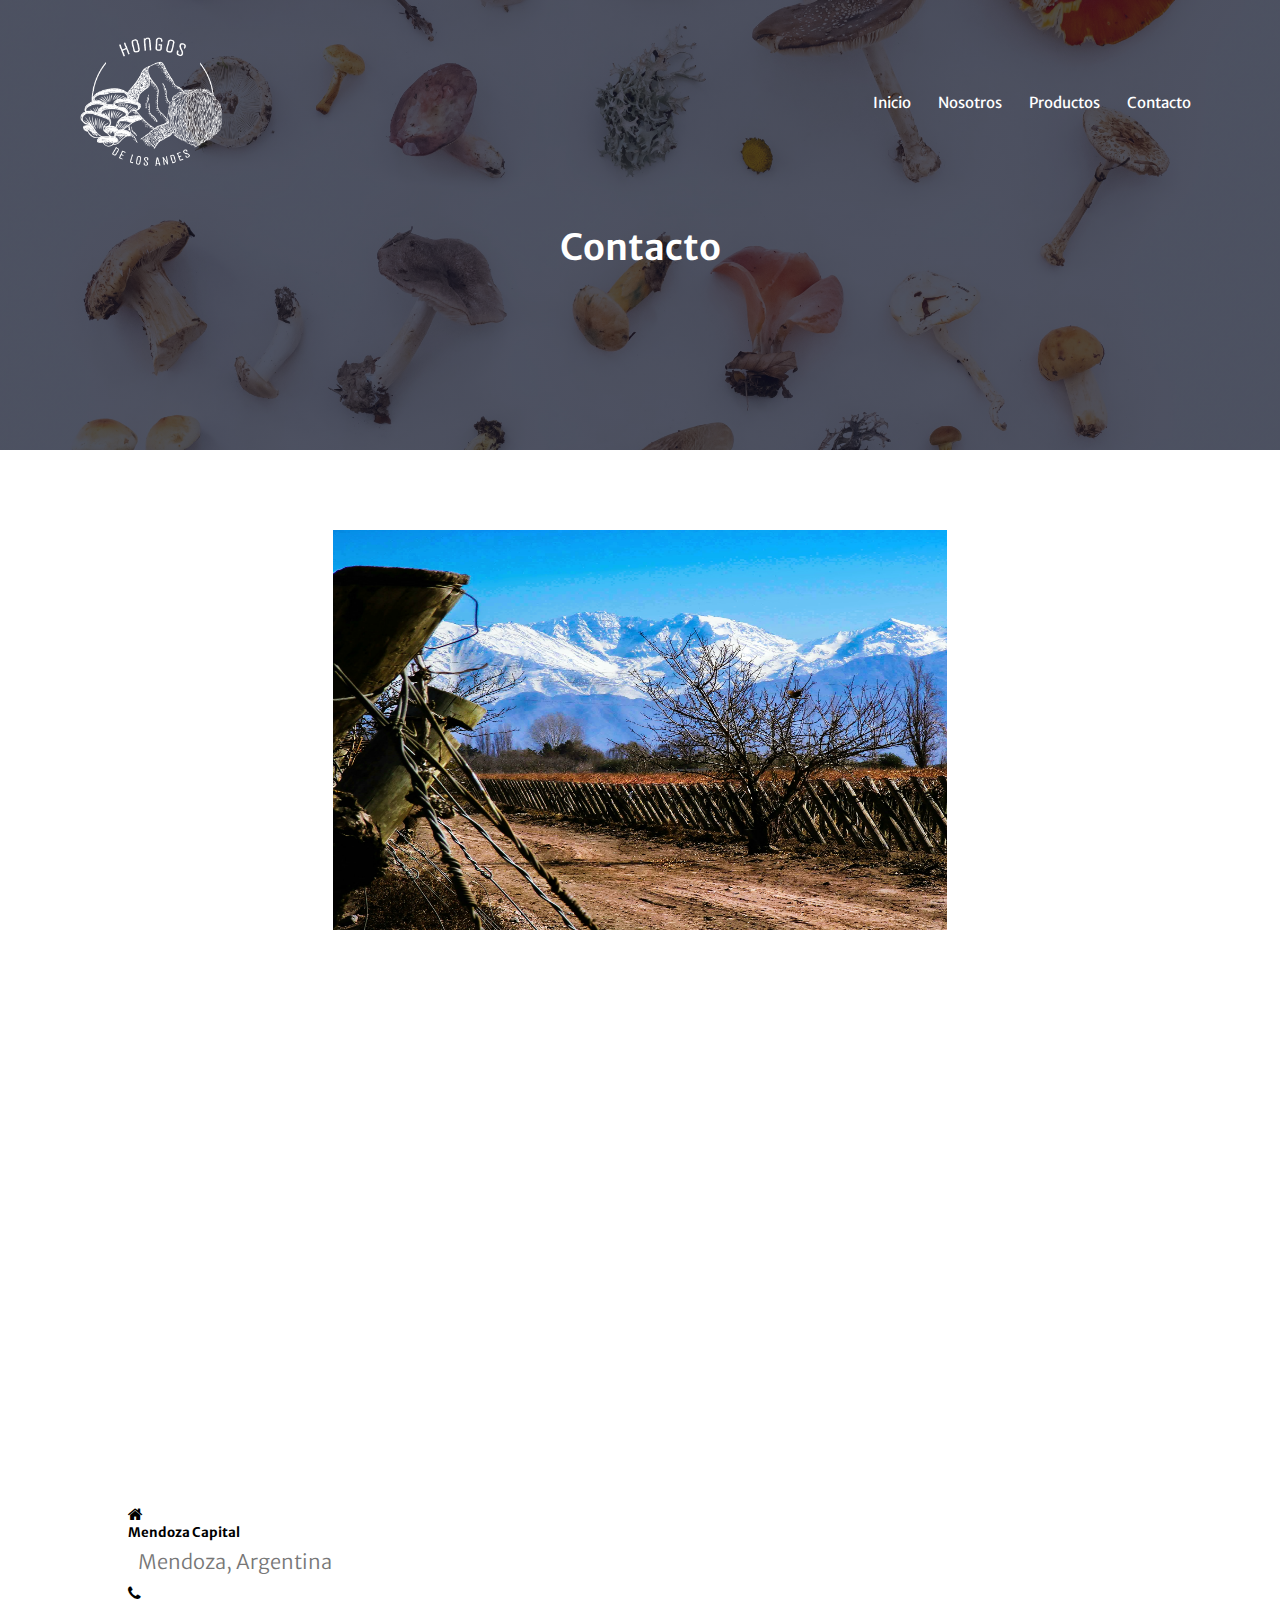
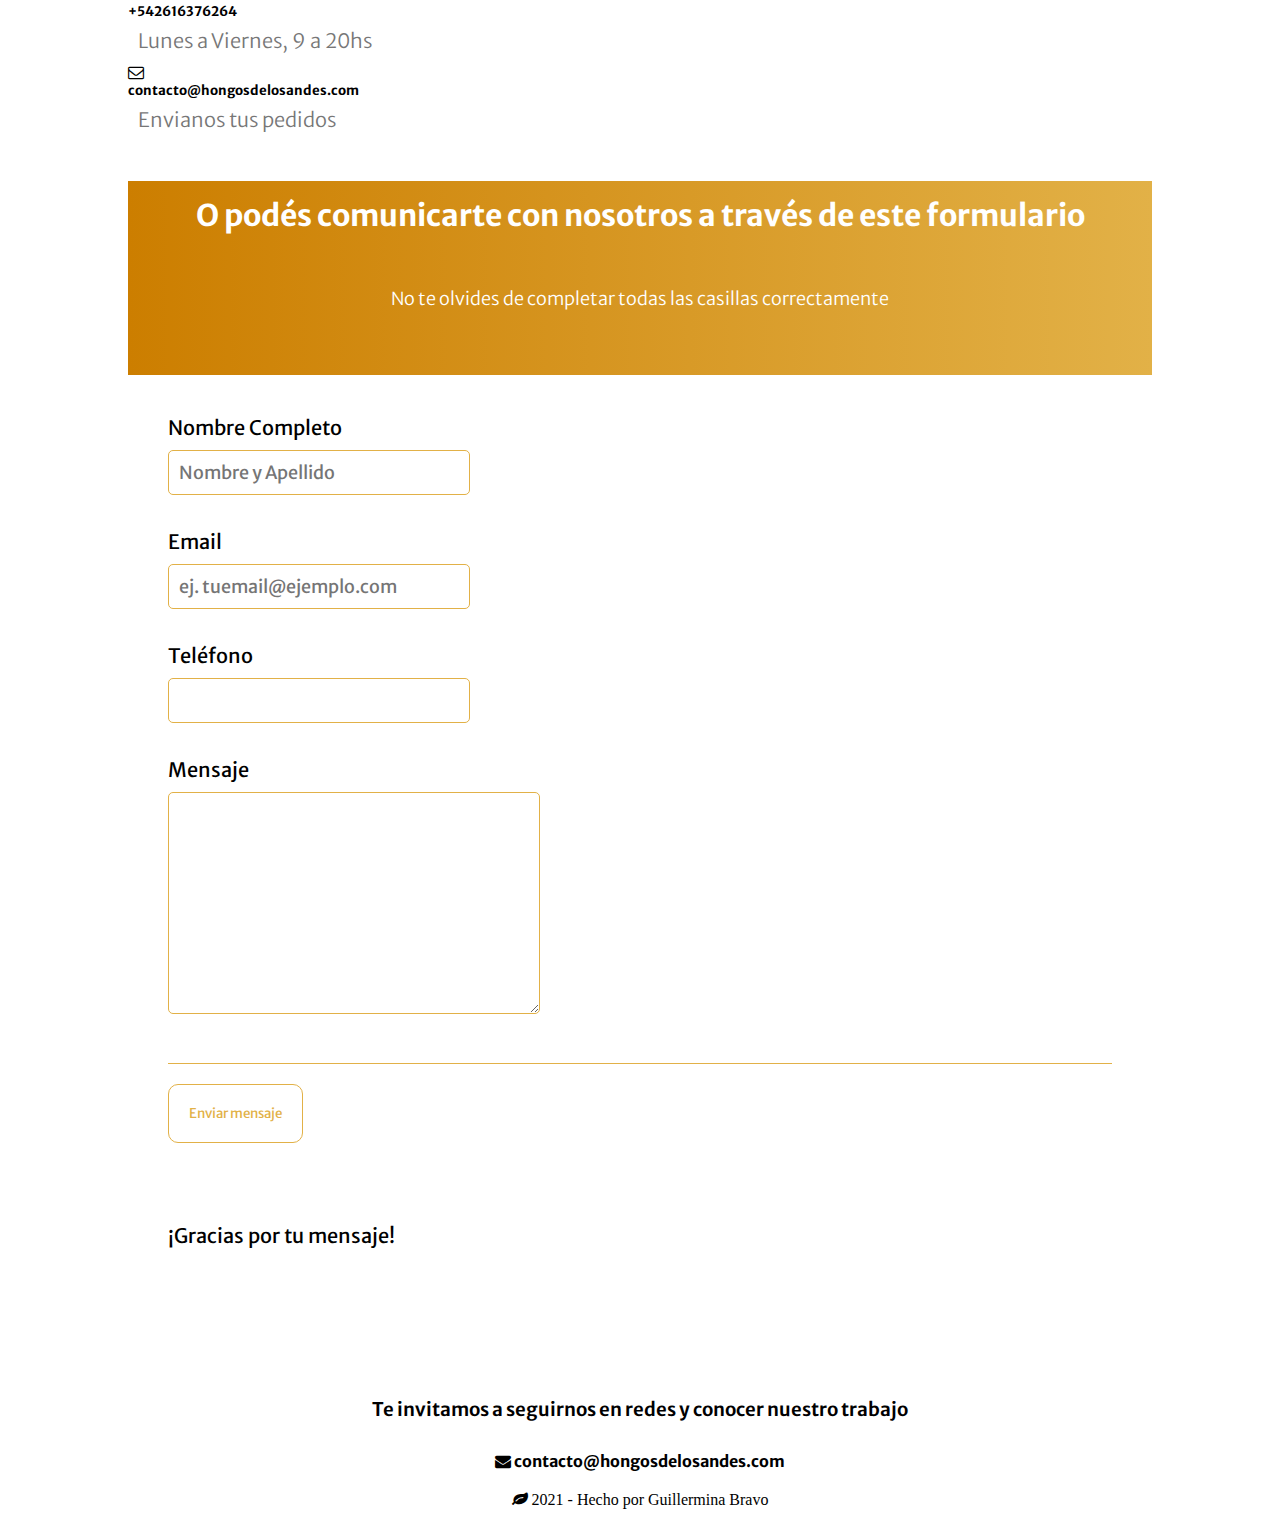
<file: contacto.html>
<!DOCTYPE html>
<html>
<head>
	<meta name="viewport" content="with=device-width, initial-scale=1.0, user-scalable=no, maximum-scale=1.0, minimum-scale=1.0">
	<title>Hongos de los Andes</title>
	<link rel="stylesheet" href="style.css">
	<link rel="preconnect" href="https://fonts.googleapis.com">
<link rel="preconnect" href="https://fonts.gstatic.com" crossorigin>
<link href="https://fonts.googleapis.com/css2?family=Merriweather+Sans:ital,wght@0,300;0,400;0,500;1,300;1,400&family=Merriweather:ital,wght@0,300;0,400;0,700;1,300&display=swap" rel="stylesheet">
<link rel="stylesheet" href="https://stackpath.bootstrapcdn.com/font-awesome/4.7.0/css/font-awesome.min.css">
<link rel="icon" type="image/png" href="images/logo.png">
</head>
<body>
	<section class="sub-header">
		<nav>
			<a href="index.html"><img src="images/logos.png"></a>
			<div class="nav-links" id="navLinks">
				<i class="fa fa-times" onclick="hideMenu()"></i>
				
				<ul>
					<li><a href="index.html">Inicio</a></li>
					<li><a href="nosotros.html">Nosotros</a></li>
					<li><a href="productos.html">Productos</a></li>
					<li><a href="contacto.html">Contacto</a></li>
				</ul>
			</div>
			<i class="fa fa-bars" onclick="showMenu()"></i>
		</nav>
		<h1>Contacto</h1>
	
</section>

<!------ Contacto ------>


<section class="ubicacion">
	
<img src="images/contacto.jpg" class="center" height="400" width="430" alt="">
<br></br>
<iframe src="https://www.google.com/maps/embed?pb=!1m18!1m12!1m3!1d53609.02109427781!2d-68.8935386750509!3d-32.88325824035863!2m3!1f0!2f0!3f0!3m2!1i1024!2i768!4f13.1!3m3!1m2!1s0x967e093ec45179bf%3A0x205a78f6d20efa3a!2sMendoza%2C%20Capital%2C%20Mendoza!5e0!3m2!1ses!2sar!4v1635283450049!5m2!1ses!2sar" width="600" height="450" style="border:0;" allowfullscreen="" loading="lazy"></iframe>

</section>

<section class="contactate">

		<div>
			<i class="fa fa-home"></i>
			<span>
			<h5>Mendoza Capital</h5>
			<p>Mendoza, Argentina</p>
			
			</span>
			
			</div>
		<div class="contacto-col">
		<div>
			<i class="fa fa-phone"></i>
			<span>
			<h5>+542616376264</h5>
			<p>Lunes a Viernes, 9 a 20hs</p>
			
			</span>
			
			</div>
		<div class="contacto-col">
		<div>
			<i class="fa fa-envelope-o"></i>
			<span>
			<h5>contacto@hongosdelosandes.com</h5>
			<p>Envianos tus pedidos</p>
			<br><br/>
			</span>
		</div>
		  <div class="contact-banner">
      <h2>O podés comunicarte con nosotros a través de este formulario</h2>
  
      <p class="contact-description">
       <br><br/>
       No te olvides de completar todas las casillas correctamente
      </p>
    </div>

    <form name="contact-form">
      <div class="form-control">
        <label>Nombre Completo</label>
        <input name="name"
          placeholder="Nombre y Apellido" />
        <div class="error hide">Es necesario un nombre</div>
      </div>

      <div class="form-control">
        <label>Email</label>
        <input
          name="email"
          placeholder="ej. tuemail@ejemplo.com"
        />
        <div class="error hide">Email inválido</div>
      </div>

      <div class="form-control">
        <label>Teléfono</label>
        <input name="phone"
        ></input>
        <div class="error hide">Teléfono inválido</div>
      </div>

      <div class="form-control">
        <label>Mensaje</label>
        <textarea name="message"></textarea>
        <div class="error hide">Es necesario un mensaje</div>
      </div>

      <hr />

      <button type="submit">Enviar mensaje</button>
    </form>
   
    <div class="thank-you hidden">
    ¡Gracias por tu mensaje!
    </div>

    <script src="index.js"></script>
	</div>

<!------ Pie de página ------>
<section class="footer">
	<h3>Te invitamos a seguirnos en redes y conocer nuestro trabajo</h3>
	&nbsp;
	<div class="icons">
		<i class="fa fa-envelope" <p><b> contacto@hongosdelosandes.com</b></p></i>
	<div class="nav-links" id="navLinks">
		</div>
		<i class="fa fa-leaf" <p> 2021 - Hecho por Guillermina Bravo</p></i>	
		
</div>
			
				
			
	

	
<!------JavaScript for Toggle Menu------>
<script>

	var navLinks = document.getElementById("navLinks");
	
	function showMenu(){
			navLinks.style.right = "0";
	}
	function hideMenu(){
			navLinks.style.right = "-200px";
	}

</script>
	
</body>
</html>
</file>
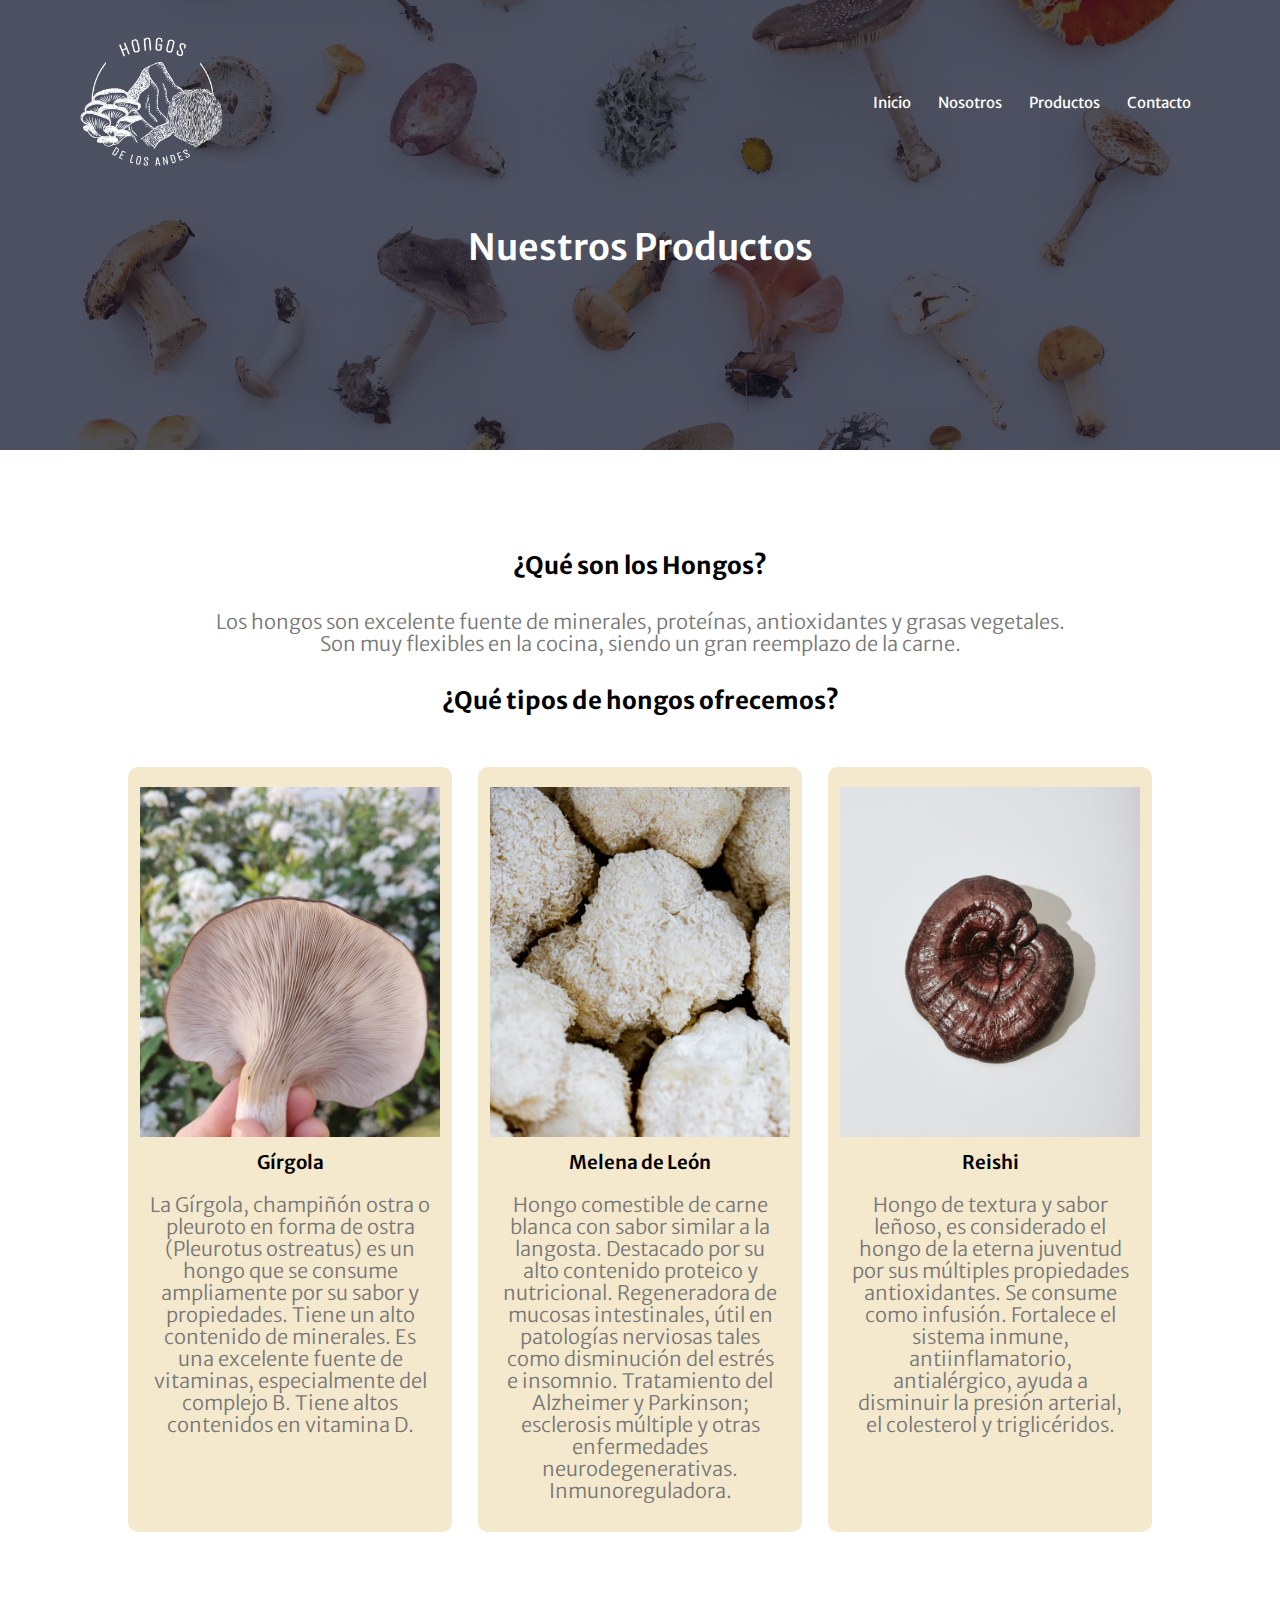
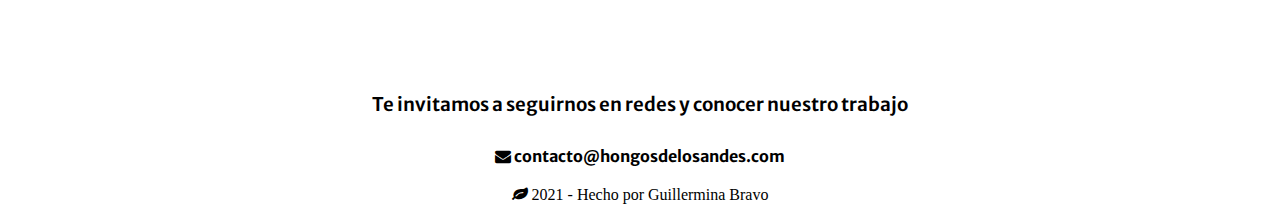
<file: productos.html>
<!DOCTYPE html>
<html>
<head>
	<meta name="viewport" content="with=device-width, initial-scale=1.0, user-scalable=no, maximum-scale=1.0, minimum-scale=1.0">
	<title>Hongos de los Andes</title>
	<link rel="stylesheet" href="style.css">
	<link rel="preconnect" href="https://fonts.googleapis.com">
<link rel="preconnect" href="https://fonts.gstatic.com" crossorigin>
<link href="https://fonts.googleapis.com/css2?family=Merriweather+Sans:ital,wght@0,300;0,400;0,500;1,300;1,400&family=Merriweather:ital,wght@0,300;0,400;0,700;1,300&display=swap" rel="stylesheet">
<link rel="stylesheet" href="https://stackpath.bootstrapcdn.com/font-awesome/4.7.0/css/font-awesome.min.css">
<link rel="icon" type="image/png" href="images/logo.png">
</head>
<body>
	<section class="sub-header">
		<nav>
			<a href="index.html"><img src="images/logos.png"></a>
			<div class="nav-links" id="navLinks">
				<i class="fa fa-times" onclick="hideMenu()"></i>
				
				<ul>
					<li><a href="index.html">Inicio</a></li>
					<li><a href="nosotros.html">Nosotros</a></li>
					<li><a href="productos.html">Productos</a></li>
					<li><a href="contacto.html">Contacto</a></li>
				</ul>
			</div>
			<i class="fa fa-bars" onclick="showMenu()"></i>
		</nav>
		<h1>Nuestros Productos</h1>
	
</section>

<!------ Nuestros productos contenido ------>

<section class="Productos">
	<h2>¿Qué son los Hongos?</h2>
&nbsp;
	<p>Los hongos son excelente fuente de minerales, proteínas, antioxidantes y grasas vegetales. <br>Son muy flexibles en la cocina, siendo un gran reemplazo de la carne.</br></p>
 &nbsp;
	<h2>¿Qué tipos de hongos ofrecemos?</h2>
	<div class="row">
		<div class="productos-col">
			<img src="images/girgolas.png" class="img-responsive" height="350" width="300" alt="">
			<h3>Gírgola</h3>
			<p>La Gírgola, champiñón ostra o pleuroto en forma de ostra (Pleurotus ostreatus) es un hongo que se consume ampliamente por su sabor y propiedades. Tiene un alto contenido de minerales. Es una excelente fuente de vitaminas, especialmente del complejo B. Tiene altos contenidos en vitamina D.</p>
		</div>
		<div class="productos-col">
			<img src="images/melena-de-leon.jpg" class="img-responsive" height="350" width="300" alt="">
			<h3>Melena de León</h3>
			<p>Hongo comestible de carne blanca con sabor similar a la langosta. Destacado por su alto contenido proteico y nutricional. Regeneradora de mucosas intestinales, útil en patologías nerviosas tales como disminución del estrés e insomnio. Tratamiento del Alzheimer y Parkinson; esclerosis múltiple y otras enfermedades neurodegenerativas. Inmunoreguladora.</p>
		</div>
		<div class="productos-col">
			<img src="images/reishi.jpg" class="img-responsive" height="350" width="300" alt="">
			<h3>Reishi</h3>
			<p> Hongo de textura y sabor leñoso, es considerado el hongo de la eterna juventud por sus múltiples propiedades antioxidantes. Se consume como infusión. Fortalece el sistema inmune, antiinflamatorio, antialérgico, ayuda a disminuir la presión arterial, el colesterol y triglicéridos.
 		</div>
	</div>
	
</section>


<!------ Pie de página ------>
<section class="footer">
	<h3>Te invitamos a seguirnos en redes y conocer nuestro trabajo</h3>
	&nbsp;
	<div class="icons">
		<i class="fa fa-envelope" <p><b> contacto@hongosdelosandes.com</b></p></i>
	<div class="nav-links" id="navLinks">
		</div>
		<i class="fa fa-leaf" <p> 2021 - Hecho por Guillermina Bravo</p></i>	
		
</div>
			
				
			
	

	
<!------JavaScript for Toggle Menu------>
<script>

	var navLinks = document.getElementById("navLinks");
	
	function showMenu(){
			navLinks.style.right = "0";
	}
	function hideMenu(){
			navLinks.style.right = "-200px";
	}

</script>
	
</body>
</html>
</file>
<file: style.css>
*{
	margin: 0;
	padding: 0;
	font-family: 'Merriweather', serif;
	font-family: 'Merriweather Sans', sans-serif;
}
.header{
	min-height: 100vh;
	width: 100%;
	background-image: linear-gradient(rgba(4,9,30,0.7),rgba(4,9,30,0.7)),url(images/banner.png)
	;
	background-position: center;
	background-size: cover;
	position: relative;
}
nav{
	display: flex;
	padding: 2% 6%;
	justify-content: space-between;
	align-items: center;
}
nav img{
	width: 150px;
}
.nav-links{
	flex: 1;
	text-align: right;
}
.nav-links ul li{
	list-style: none;
	display: inline-block;
	padding: 8px 12px;
	position: relative;
}
.nav-links ul li a{	
	color: #fff;
	text-decoration: none;
	font-size: 15px;
}
.nav-links ul li::after{
	content: '';
	width: 0%;
	height: 2px;
	background: #BD3B1F;
	display: block;
	margin: auto;
	transition: 1s;
}
.nav-links ul li:hover::after{
	width: 100%;
}
.text-box{
	width: 90%;
	color: #fff;
	position: absolute;
	top: 50%;
	left: 50%;
	transform: translate(-50%,-50%);
	text-align: center;
}
.text-box h1{
	font-size: 62px; 
}
.text-box p{
	margin: 10px 0 40px;
	font-size: 20px; 
	color: #fff;
}
.hero-btn{
	display: inline-block;
	text-decoration: none;
	color: #fff;
	border: 1px solid #fff;
	padding: 12px 34px;
	font-size: 13px;
	background: transparent;
	position: relative;
	cursor: pointer;
}
.hero-btn:hover{
	border: 1px solid #BD3B1F;
	background: #BD3B1F;
	transition: 1s;
}

nav .fa{
	display: none;

}

@media(max-width: 700px){
	.text-box h1{
		font-size: 40px;
	}
	.nav-links ul li{
		display:block;
	}
	.nav-links{
		position: absolute;
		background: #BD3B1F;
		height: 100vh;
		width: 200px;
		top: 0;
		right: -200px;
		text-align: left;
		z-index: 2;
		transition: 1s;
}
	nav .fa{
		display: block;
		color: #fff;
		margin: 10px;
		font-size: 22px;
		cursor:pointer;
}

	.nav-links ul{
		padding: 30px;
	}
}
body{
	overflow-x: hidden;
}

/*----- Sobre -----*/

.Sobre{
	width: 80%;
	margin: auto;
	text-align: center;
	padding-top: 100px;
}
h1{
	font-size: 36px;
	font-weight: 600;
}
p{
	color: #777;
	font-size: 14px;
	font-weight: 300;
	line-height: 22px;
	padding: 10px;
}
	
/*----- Hongos -----*/

.Hongos{
	width: 80%;
	margin: auto;
	text-align: center;
	padding-top: 100px;
}
h1{
	font-size: 36px;
	font-weight: 600;
}
p{
	color: #777;
	font-size: 14px;
	font-weight: 300;
	line-height: 22px;
	padding: 10px;
}
	
/*----- Nosotros -----*/

.Nosotros{
	width: 80%;
	margin: auto;
	text-align: center;
	padding-top: 100px;
}
h1{
	font-size: 36px;
	font-weight: 600;
}
p{
	color: #777;
	font-size: 14px;
	font-weight: 300;
	line-height: 22px;
	padding: 10px;
}

/*----- Pie de pagina -----*/

.footer{
	width: 80%;
	margin: auto;
	text-align: center;
	padding-top: 100px;
}
h4{
	font-size: 14px;
	font-weight: 600;
}
p{
	color: #777;
	font-size: 14px;
	font-weight: 300;
	line-height: 22px;
	padding: 10px;
}

/*----- Productos -----*/

.Productos{
	width: 80%;
	margin: auto;
	text-align: center;
	padding-top: 100px;
}
h1{
	font-size: 36px;
	font-weight: 600;
}
p{
	color: #777;
	font-size: 14px;
	font-weight: 300;
	line-height: 22px;
	padding: 10px;
}
.row{
	margin-top: 5%;
	display: flex;
	justify-content: space-between;
}
.productos-col{
	flex-basis: 31%;
	background: #F5E9CD;
	border-radius: 10px;
	margin-bottom: 5%;
	padding: 20px 12px;
	box-sizing: border-box;
}
h3{
	text-align: center;
	font-weight: 600;
	margin: 10px 0;
}
.productos-col:hover{
	box-shadow: 0 0 20px 0px rgba(0,0,0,0.2);
}
@media(max-width: 700px){
	.row{
		flex-direction: column;
}
}

/*----- Contacto -----*/

.contactato-col{
	width: 80%;
	margin: auto;
	text-align: center;
	padding-top: 100px;
}
h1{
	font-size: 36px;
	font-weight: 600;
}
p{
	color: #777;
	font-size: 14px;
	font-weight: 300;
	line-height: 22px;
	padding: 10px;
}

/*------ Nosotros ------*/

.sub-header{
	height: 50vh;
	width: 100%;
	background-image: linear-gradient(rgba(4,9,30,0.7),rgba(4,9,30,0.7)),url(images/nosotros.jpg);
	background-position: center;
	background-size: cover;
	text-align: center;
	color: #fff;

}
.sub-header h1{
	margin-top: 20px;
	
}

.nosotros{
	width: 80%;
	margin: auto;
	padding-top: 80px;
	padding-bottom: 50px;
}

.nosotros-col{
	flex-basis: 48%;
	padding: 30px 2px;

}
.nosotros-col img{
	width: 100%;
	
}
.nosotros-col h1{
	padding-top: 0;
}
.about-col p{
	padding: 15px 0 25px;
}

.red-btn{
	border: 1px solid #f44336;
	background: transparent;
	color: #BD3B1F;
}

.red-btn:hover{
	color: #fff;
	
}

/*------contacto pagina------*/

.ubicacion{
	width: 80%;
	margin: auto;
	padding: 80px 0;
}
.ubicacion iframe{
	width: 100%;
}

.center {
  display: block;
  margin-left: auto;
  margin-right: auto;
  width: 60%;
}

.contactate{
	width: 80%;
	margin: auto;

	
}	



/*------contacto formulario -------*/

.contact-banner {
  background-image: linear-gradient(
    to right,
    rgb(204, 126, 0) 0%,
    rgb(226, 177, 71) 100%
  );
  font-size: 20px;
  color: white;
  text-align: center;
  padding: 15px;
  
}

.contact-description{
	color: white;
	font-size: 18px;
}

.invalid {
  border: 1px solid red;
}

.mb-2 {
  margin-bottom: 20px;
}

.mb-4 {
  margin-bottom: 40px;
}

p {
  font-size: 20px;
}

.contact-description {
  margin-bottom: 40px;
}

input {
  padding: 10px;
  border-radius: 5px;
  width: 280px;
  border: 1px solid rgb(226, 177, 71);
  font-size: 18px;
  outline: none;
  color: #333;
}

.form-control {
  font-size: 20px;
  margin-bottom: 10px;
}

.error {
  color: red;
  font-size: 14px;
  margin-top: 6px;
}

label {
  display: block;
  font-size: 20px;
  margin-bottom: 10px;
}

.hide {
  opacity: 0;
}

textarea {
  width: 350px;
  border-radius: 5px;
  outline: none;
  padding: 10px;
  height: 200px;
  font-size: 18px;
  border: 1px solid rgb(226, 177, 71);
}

button {
  color: black;
  padding: 20px;
  border: 1px solid rgb(226, 177, 71);
  border-radius: 10px;
  background: none;
  cursor: pointer;
  transition: all 0.5s;
  color: rgb(226, 177, 71);
}

button:hover {
  background-image: linear-gradient(
    to right,
    rgb(204, 126, 0) 0%,
    rgb(226, 177, 71) 100%
  );
  color: white;
}

form {
  padding: 40px;
}

hr {
  margin-bottom: 20px;
  margin-top: 20px;
  height: 1px;
  border: none;
  background-color: rgb(226, 177, 71);
}
.thank-you {
	padding: 40px;
	font-size: 20px;
	text-align: left;
}
</file>
